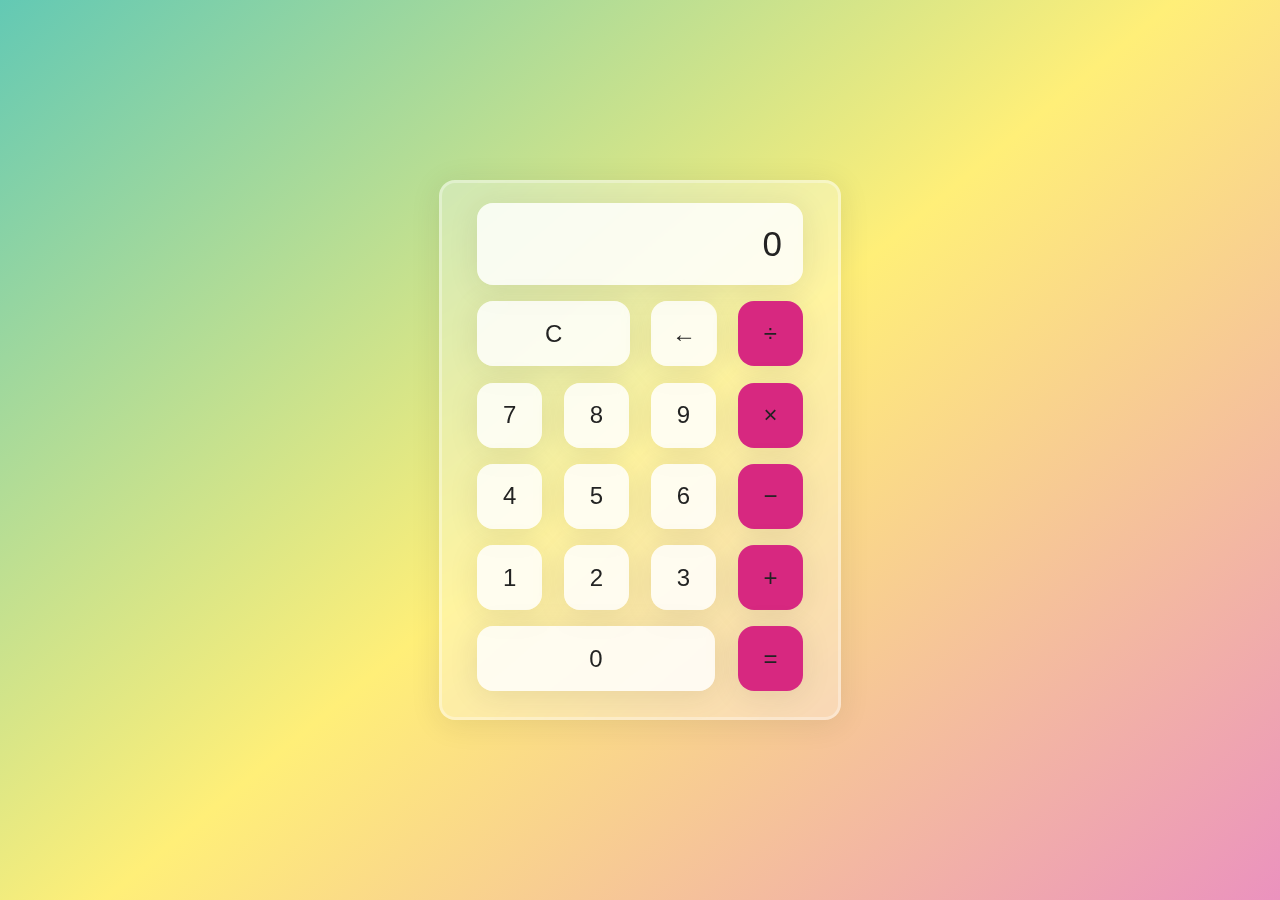
<file: index.html>
<!DOCTYPE html>
<html lang="en">
  <head>
    <meta charset="UTF-8" />
    <meta http-equiv="X-UA-Compatible" content="IE=edge" />
    <meta name="viewport" content="width=device-width, initial-scale=1.0" />
    <link rel="stylesheet" href="style.css" />
    <title>Calculator | AsmrProgramming</title>
    <link rel="icon" href="logoprojekan2.ico" />
  </head>
  <!-- Jika ingin memberikan beberapa class pada sebuah tag, maka dapat dituliskan dengan menggunakan karakter spasi sebagai pemisah -->
  <!-- Namun, perlu diingat kembali bahwa spasi hanya digunakan sebagai pemisah antara nama class, bukan sebagai bagian dari nama class itu sendiri. -->
  <body>
    <div class="wrapper">
      <section class="screen">0</section>
      <section class="calc-buttons">
        <div class="calc-button-row">
          <button class="calc-button double">C</button>
          <button class="calc-button">&larr;</button>
          <button class="calc-button">&divide;</button>
        </div>
        <div class="calc-button-row">
          <button class="calc-button">7</button>
          <button class="calc-button">8</button>
          <button class="calc-button">9</button>
          <button class="calc-button">&times;</button>
        </div>
        <div class="calc-button-row">
          <button class="calc-button">4</button>
          <button class="calc-button">5</button>
          <button class="calc-button">6</button>
          <button class="calc-button">&minus;</button>
        </div>
        <div class="calc-button-row">
          <button class="calc-button">1</button>
          <button class="calc-button">2</button>
          <button class="calc-button">3</button>
          <button class="calc-button">&plus;</button>
        </div>

        <div class="calc-button-row">
          <button class="calc-button triple">0</button>
          <button class="calc-button">&equals;</button>
        </div>
      </section>
    </div>
    <script src="script.js"></script>
  </body>
</html>
</file>
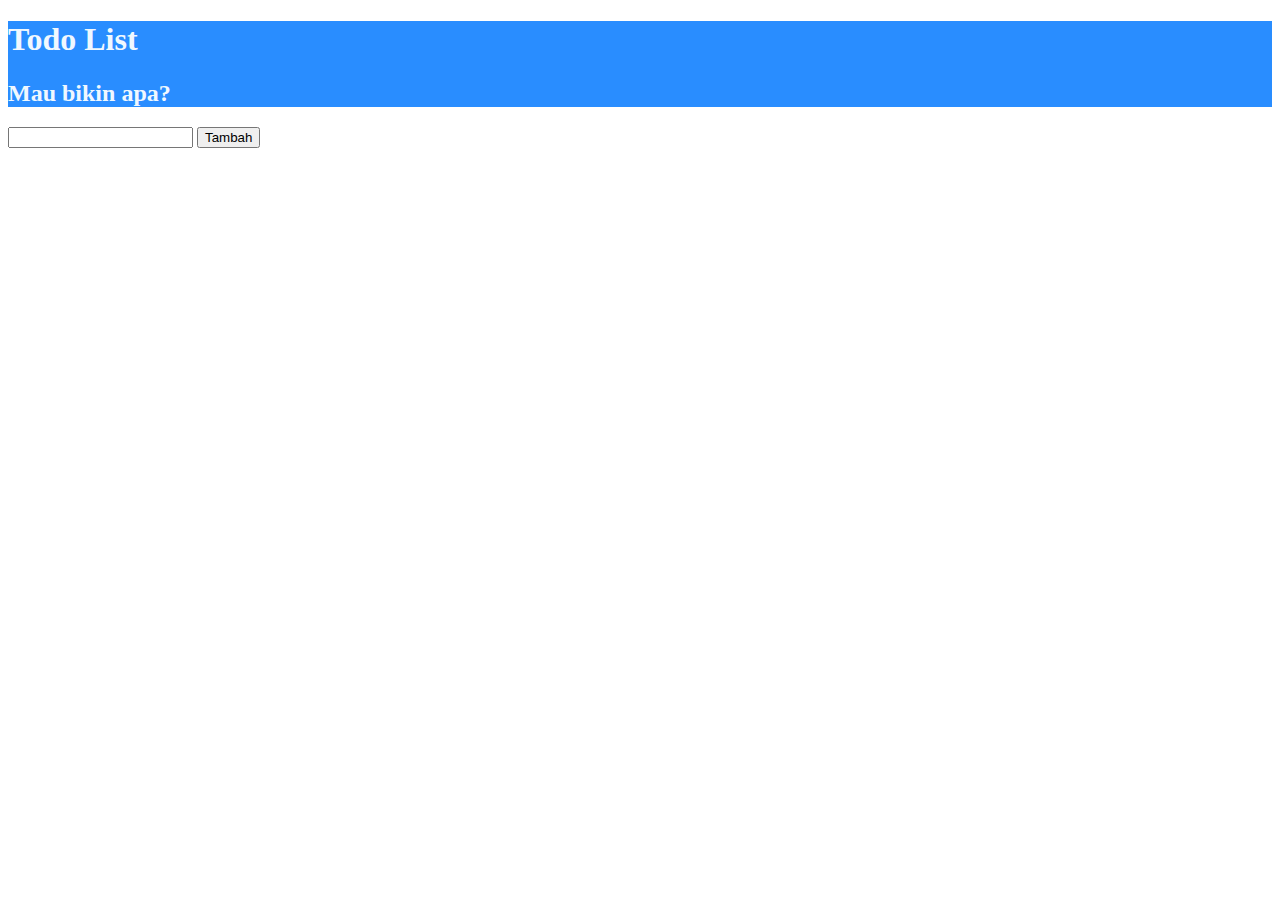
<file: demo.html>
<!DOCTYPE html>
<html lang="en">
  <head>
    <meta charset="UTF-8" />
    <meta http-equiv="X-UA-Compatible" content="IE=edge" />
    <meta name="viewport" content="width=device-width, initial-scale=1.0" />
    <title>Document</title>
    <style>
      .title,
      .subtitle {
        color: aliceblue;
      }
      .containers {
        background-color: rgb(41, 141, 255);
      }
    </style>
  </head>
  <body>
    <div class="containers">
      <section class="hero is-info">
        <div class="hero-body">
          <div class="container">
            <h1 class="title">Todo List</h1>
            <h2 class="subtitle">Mau bikin apa?</h2>
          </div>
        </div>
      </section>
    </div>

    <div class="container">
      <form action="#">
        <input type="text" id="new_text" />
        <button onclick="add()">Tambah</button>
      </form>

      <ul id="todo"></ul>
    </div>

    <style>
      .done {
        text-decoration: line-through;
      }
    </style>

    <script>
      const todo = document.getElementById('todo');
      //   Fitur TODO:
      // 1. menambahkan
      // 2. coret kalau sudah selesai
      // 3. menghapus
      function add() {
        //ambil nilai dari textnya
        let newText = document.getElementById('new_text');

        // tambahkan list baru ke dalam ul

        let newTodo = "<li> <span onclick='toggle(this)'> " + newText.value + '</span>' + "<span onclick='removeItem(this)' > [x] </span>" + '</li>';

        todo.insertAdjacentHTML('afterbegin', newTodo);
        // kosongkan fieldnya
        newText.value = '';
      }
      function toggle(el) {
        el.classList.toggle('done');
      }
      function removeItem(el) {
        el.parentElement.remove();
      }
    </script>
  </body>
</html>
</file>
<file: style.css>
html {
  box-sizing: border-box;
  height: 100%;
}

*,
*::before,
*::after {
  box-sizing: inherit;
  margin: 0;
  padding: 0;
}

body {
  align-items: center;
  background: linear-gradient(320deg, #eb92be, #ffef78, #63c9b4);
  display: flex;
  font-family: 'Dosis', sans-serif;
  font-display: swap;
  height: inherit;
  justify-content: center;
}

.wrapper {
  backdrop-filter: blur(5.5px);
  -webkit-backdrop-filter: blur(5.5px);
  border-radius: 16px;
  box-shadow: 0 4px 30px rgba(35, 35, 35, 0.1);
  color: #232323;
  backdrop-filter: blur(4px);
  -webkit-backdrop-filter: blur(4px);
  background: rgba(255, 255, 255, 0.3);
  border: solid rgba(255, 255, 255, 0.34);
  flex-basis: 400px;
  height: 540px;
  padding: 20px 35px;
}

.screen {
  backdrop-filter: blur(5.5px);
  -webkit-backdrop-filter: blur(5.5px);
  background: rgba(255, 255, 255, 0.75);
  border: 1px solid rgba(255, 255, 255, 0.01);
  border-radius: 16px;
  box-shadow: 0 4px 30px rgba(35, 35, 35, 0.1);
  color: #232323;
  font-size: 35px;
  overflow: auto;
  padding: 20px;
  text-align: right;
  width: 326px;
}

.calc-button-row {
  display: flex;
  justify-content: space-between;
  margin: 5% 0;
}

.calc-button {
  backdrop-filter: blur(5.5px);
  -webkit-backdrop-filter: blur(5.5px);
  background: rgba(255, 255, 255, 0.75);
  border: 1px solid rgba(255, 255, 255, 0.01);
  border-radius: 16px;
  box-shadow: 0 4px 30px rgba(35, 35, 35, 0.1);
  color: #232323;
  flex-basis: 20%;
  font-family: inherit;
  font-size: 24px;
  height: 65px;
}

.calc-button:last-child {
  backdrop-filter: blur(5.5px);
  -webkit-backdrop-filter: blur(5.5px);
  background: rgba(255, 255, 255, 0.75);
  border: 1px solid rgba(255, 255, 255, 0.01);
  border-radius: 16px;
  box-shadow: 0 4px 30px rgba(35, 35, 35, 0.1);
  color: #232323;
  background: #d72880;
}

.calc-button:last-child:hover {
  background-color: inherit;
  color: inherit;
}

.calc-button:hover {
  background-color: inherit;
}
.calc-button:active {
  background-color: #ffef78;
}

.double {
  flex-basis: 47%;
}

.triple {
  flex-basis: 73%;
}
</file>
